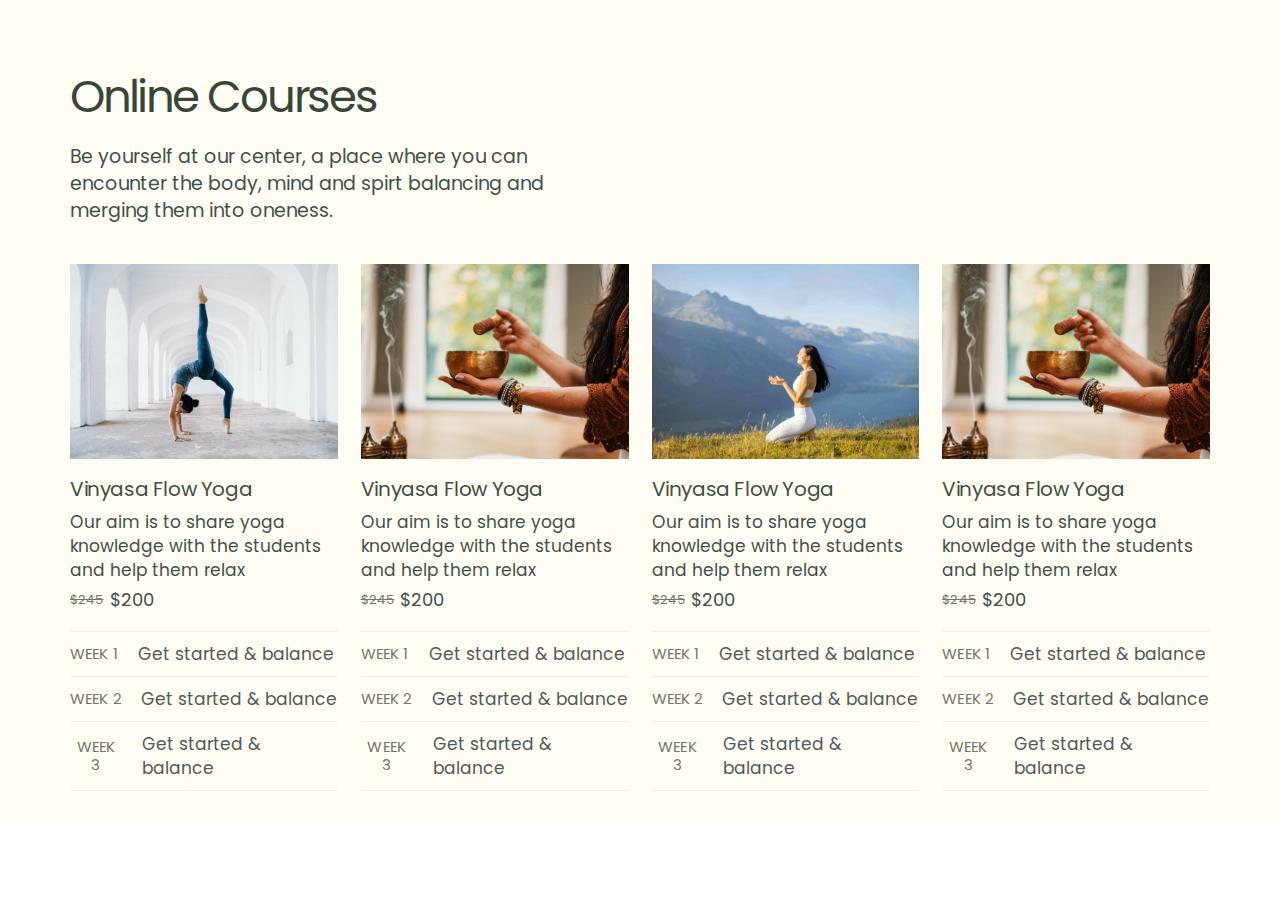
<file: section1/index.html>
<!DOCTYPE html>
<html lang="en">

<head>
    <meta charset="UTF-8">
    <meta name="viewport" content="width=device-width, initial-scale=1.0">
    <title>Document</title>
    <link rel="stylesheet" href="style.css">
    <link rel="preconnect" href="https://fonts.googleapis.com">
    <link rel="preconnect" href="https://fonts.gstatic.com" crossorigin>
    <link href="https://fonts.googleapis.com/css2?family=Poppins&display=swap" rel="stylesheet">
</head>

<body>
    <div id="app">
        <div class="container">
            <section class="container_course">
                <div class="container_course-heading">
                    <h2 class="container_course-heading-title">
                        Online Courses
                    </h2>
                    <div class="container_course-heading-description">
                        Be yourself at our center, a place where you can encounter the body, mind and spirt balancing
                        and merging them into oneness.
                    </div>
                </div>
                <div class="container_course-content">
                    <div class="course-card">
                        <div class="course-card-img">
                            <img src="./assets/oksana-taran-xB4ExGcUai0-unsplash.png" alt="">
                        </div>
                        <div class="course-card-content">
                            <p class="course-card-content-title">
                                Vinyasa Flow Yoga
                            </p>
                            <p class="course-card-content-description">
                                Our aim is to share yoga knowledge with the students and help them relax
                            </p>
                            <span class="course-card-content-price">
                                <p class="original-price">$245</p>
                                <p class="discounted-price">$200</p>
                            </span>
                            <ul class="course-card-content-path">
                                <li class="course-card-content-path-item">
                                    <p>WEEK 1</p>
                                    <p>Get started & balance</p>
                                </li>
                                <li class="course-card-content-path-item">
                                    <p>WEEK 2</p>
                                    <p>Get started & balance</p>
                                </li>
                                <li class="course-card-content-path-item">
                                    <p>WEEK 3</p>
                                    <p>Get started & balance</p>
                                </li>
                            </ul>
                        </div>
                    </div>
                    <div class="course-card">
                        <div class="course-card-img">
                            <img src="./assets/conscious-design-VsI_74zRzAo-unsplash 1.png" alt="">
                        </div>
                        <div class="course-card-content">
                            <p class="course-card-content-title">
                                Vinyasa Flow Yoga
                            </p>
                            <p class="course-card-content-description">
                                Our aim is to share yoga knowledge with the students and help them relax
                            </p>
                            <span class="course-card-content-price">
                                <p class="original-price">$245</p>
                                <p class="discounted-price">$200</p>
                            </span>
                            <ul class="course-card-content-path">
                                <li class="course-card-content-path-item">
                                    <p>WEEK 1</p>
                                    <p>Get started & balance</p>
                                </li>
                                <li class="course-card-content-path-item">
                                    <p>WEEK 2</p>
                                    <p>Get started & balance</p>
                                </li>
                                <li class="course-card-content-path-item">
                                    <p>WEEK 3</p>
                                    <p>Get started & balance</p>
                                </li>
                            </ul>
                        </div>
                    </div>
                    <div class="course-card">
                        <div class="course-card-img">
                            <img src="./assets/image 1461.png" alt="">
                        </div>
                        <div class="course-card-content">
                            <p class="course-card-content-title">
                                Vinyasa Flow Yoga
                            </p>
                            <p class="course-card-content-description">
                                Our aim is to share yoga knowledge with the students and help them relax
                            </p>
                            <span class="course-card-content-price">
                                <p class="original-price">$245</p>
                                <p class="discounted-price">$200</p>
                            </span>
                            <ul class="course-card-content-path">
                                <li class="course-card-content-path-item">
                                    <p>WEEK 1</p>
                                    <p>Get started & balance</p>
                                </li>
                                <li class="course-card-content-path-item">
                                    <p>WEEK 2</p>
                                    <p>Get started & balance</p>
                                </li>
                                <li class="course-card-content-path-item">
                                    <p>WEEK 3</p>
                                    <p>Get started & balance</p>
                                </li>
                            </ul>
                        </div>
                    </div>
                    <div class="course-card">
                        <div class="course-card-img">
                            <img src="./assets/conscious-design-VsI_74zRzAo-unsplash 1.png" alt="">
                        </div>
                        <div class="course-card-content">
                            <p class="course-card-content-title">
                                Vinyasa Flow Yoga
                            </p>
                            <p class="course-card-content-description">
                                Our aim is to share yoga knowledge with the students and help them relax
                            </p>
                            <span class="course-card-content-price">
                                <p class="original-price">$245</p>
                                <p class="discounted-price">$200</p>
                            </span>
                            <ul class="course-card-content-path">
                                <li class="course-card-content-path-item">
                                    <p>WEEK 1</p>
                                    <p>Get started & balance</p>
                                </li>
                                <li class="course-card-content-path-item">
                                    <p>WEEK 2</p>
                                    <p>Get started & balance</p>
                                </li>
                                <li class="course-card-content-path-item">
                                    <p>WEEK 3</p>
                                    <p>Get started & balance</p>
                                </li>
                            </ul>
                        </div>
                    </div>
                </div>
            </section>
        </div>
    </div>
</body>
<script src=""></script>

</html>
</file>
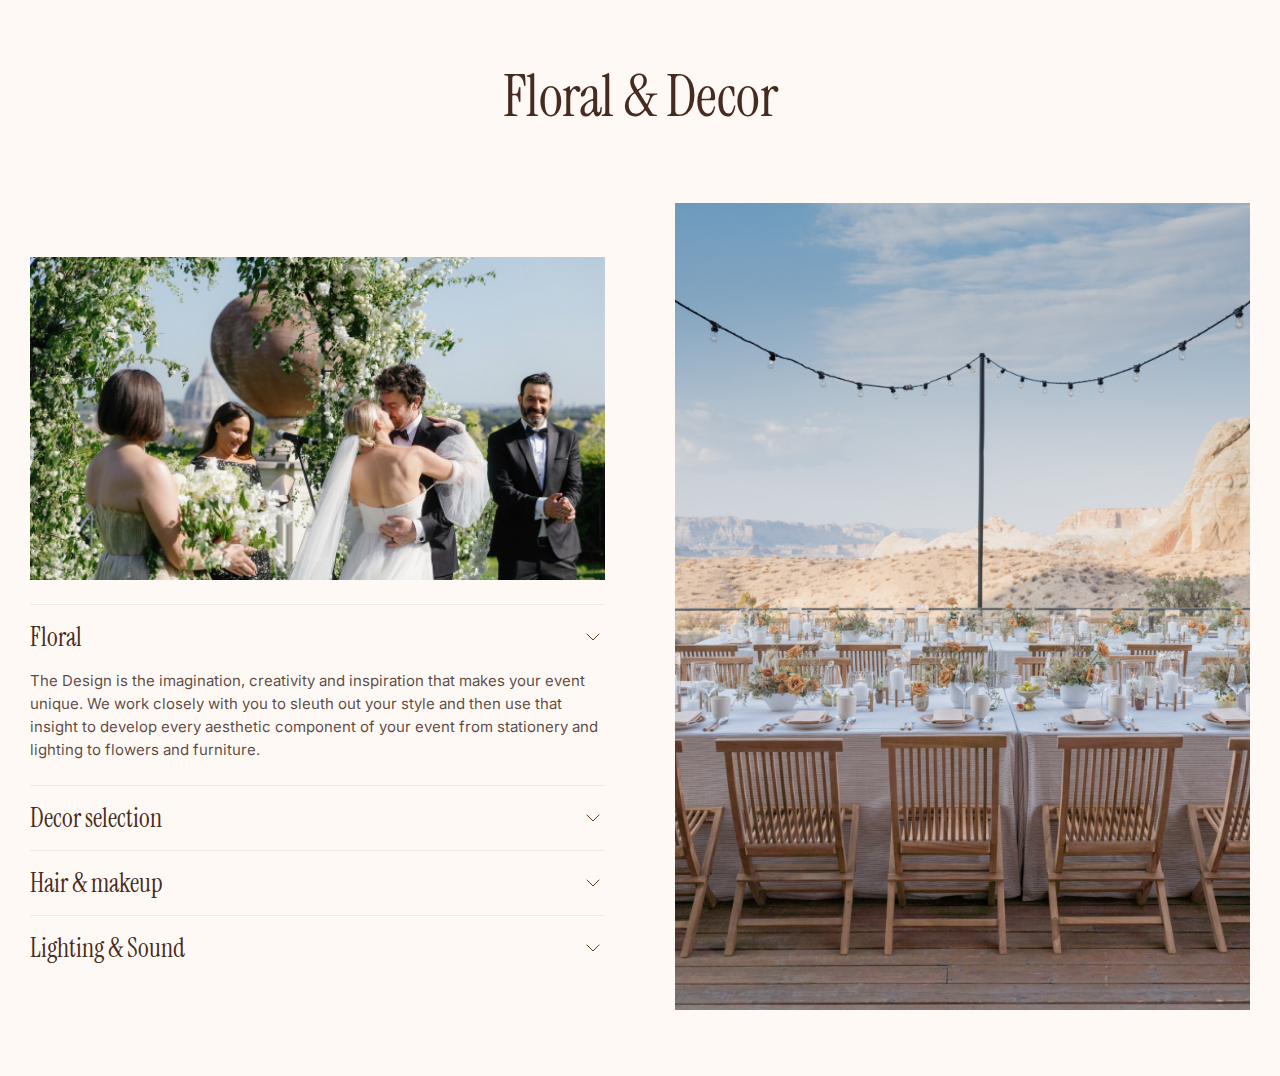
<file: section2/index.html>
<!DOCTYPE html>
<html lang="en">

<head>
    <meta charset="UTF-8">
    <meta name="viewport" content="width=device-width, initial-scale=1.0">
    <title>Document</title>
    <link rel="stylesheet" href="style.css">
    <link rel="preconnect" href="https://fonts.googleapis.com">
    <link rel="preconnect" href="https://fonts.gstatic.com" crossorigin>
    <link href="https://fonts.googleapis.com/css2?family=Instrument+Serif&display=swap" rel="stylesheet">
    <link href="https://fonts.googleapis.com/css2?family=Inter&display=swap" rel="stylesheet">
</head>

<body>
    <div id="app">
        <div class="container">
            <section class="container_decor">
                <div class="container_decor-wrapper">
                    <h2 class="container_decor-heading">
                        Floral & Decor
                    </h2>
                    <div class="container_decor-content">
                        <div class="container_decor-content-left">
                            <div class="container_decor-content-left-img">
                                <img src="./assets/Rectangle 75.png" alt="">
                            </div>
                            <div class="line"></div>
                            <ul class="container_decor-content-left-list">
                                <li class="container_decor-content-left-list-item">
                                    <div class="container_decor-content-left-list-item-heading">
                                        <p>Floral</p>
                                        <div class="chevrondown-icon">
                                            <svg xmlns="http://www.w3.org/2000/svg" width="24" height="24"
                                                viewBox="0 0 24 24" fill="none">
                                                <path d="M6 9L12 15L18 9" stroke="#693521" stroke-linecap="round"
                                                    stroke-linejoin="round" />
                                            </svg>
                                        </div>
                                    </div>
                                    <div class="container_decor-content-left-list-item-container active">
                                        The Design is the imagination, creativity and inspiration that makes your event
                                        unique. We work closely with you to sleuth out your style and then use that
                                        insight to develop every aesthetic component of your event from stationery and
                                        lighting to flowers and furniture.
                                    </div>
                                </li>
                                <li class="container_decor-content-left-list-item">
                                    <div class="container_decor-content-left-list-item-heading">
                                        <p>Decor selection</p>
                                        <div class="chevrondown-icon">
                                            <svg xmlns="http://www.w3.org/2000/svg" width="24" height="24"
                                                viewBox="0 0 24 24" fill="none">
                                                <path d="M6 9L12 15L18 9" stroke="#693521" stroke-linecap="round"
                                                    stroke-linejoin="round" />
                                            </svg>
                                        </div>
                                    </div>
                                    <div class="container_decor-content-left-list-item-container">
                                        The Design is the imagination, creativity and inspiration that makes your event
                                        unique. We work closely with you to sleuth out your style and then use that
                                        insight to develop every aesthetic component of your event from stationery and
                                        lighting to flowers and furniture.
                                    </div>
                                </li>
                                <li class="container_decor-content-left-list-item">
                                    <div class="container_decor-content-left-list-item-heading">
                                        <p>Hair & makeup</p>
                                        <div class="chevrondown-icon">
                                            <svg xmlns="http://www.w3.org/2000/svg" width="24" height="24"
                                                viewBox="0 0 24 24" fill="none">
                                                <path d="M6 9L12 15L18 9" stroke="#693521" stroke-linecap="round"
                                                    stroke-linejoin="round" />
                                            </svg>
                                        </div>
                                    </div>
                                    <div class="container_decor-content-left-list-item-container">
                                        The Design is the imagination, creativity and inspiration that makes your event
                                        unique. We work closely with you to sleuth out your style and then use that
                                        insight to develop every aesthetic component of your event from stationery and
                                        lighting to flowers and furniture.
                                    </div>
                                </li>
                                <li class="container_decor-content-left-list-item">
                                    <div class="container_decor-content-left-list-item-heading">
                                        <p>Lighting & Sound</p>
                                        <div class="chevrondown-icon">
                                            <svg xmlns="http://www.w3.org/2000/svg" width="24" height="24"
                                                viewBox="0 0 24 24" fill="none">
                                                <path d="M6 9L12 15L18 9" stroke="#693521" stroke-linecap="round"
                                                    stroke-linejoin="round" />
                                            </svg>
                                        </div>
                                    </div>
                                    <div class="container_decor-content-left-list-item-container">
                                        The Design is the imagination, creativity and inspiration that makes your event
                                        unique. We work closely with you to sleuth out your style and then use that
                                        insight to develop every aesthetic component of your event from stationery and
                                        lighting to flowers and furniture.
                                    </div>
                                </li>
                            </ul>
                        </div>
                        <div class="container_decor-content-right">
                            <img src="./assets/Rectangle 74.png" alt="">
                        </div>
                    </div>
                </div>
            </section>
        </div>
    </div>
</body>
<script src="./main.js"></script>

</html>
</file>
<file: section1/style.css>
* {
    margin: 0;
    padding: 0;
    box-sizing: border-box;
}

body {
    line-height: 1.5;
    font-family: 'Poppins', sans-serif;
}

ul {
    list-style: none;
}

a {
    text-decoration: none;
}

img {
    display: block;
    width: 100%;
}

input,
button,
textarea,
select {
    outline: none;
    border: none;
}

.container_course {
    background-color: #FFFDF4;
    padding: 70px 194px 30px 194px;
}

.container_course-heading {
    display: flex;
    flex-direction: column;
    gap: 20px;
    margin-bottom: 40px;
    max-width: 519px;
}

.container_course-heading-title {
    font-size: 45px;
    font-weight: 400;
    line-height: 53px;
    letter-spacing: -2.25px;
    color: #374639;
}

.container_course-heading-description {
    color: #3F514B;
    font-family: Poppins;
    font-size: 19px;
    font-weight: 400;
    line-height: 27px;
}

.container_course-content {
    display: grid;
    grid-template-columns: repeat(4, 1fr);
    gap: 23px;
}

.course-card-img {
    margin-bottom: 18px;
}

.course-card-content-title {
    color: #414F42;
    font-size: 20px;
    font-weight: 400;
    line-height: 25px;
    letter-spacing: -0.4px;
    margin-bottom: 8px;
}

.course-card-content-description {
    color: #3F514B;
    font-size: 17px;
    font-weight: 400;
    line-height: 24px;
    margin-bottom: 6px;
}

.course-card-content-price {
    display: flex;
    align-items: center;
    gap: 6px;
    margin-bottom: 20px;
}

.course-card-content-price>p:first-child {
    color: #72776C;
    font-size: 13px;
    font-weight: 400;
    line-height: 18px;
    letter-spacing: 0.13px;
    text-decoration: line-through;
}

.course-card-content-price>p:last-child {
    color: #3F514B;
    font-size: 18px;
    font-weight: 400;
    line-height: 23px;
}

.course-card-content-path-item {
    display: flex;
    align-items: center;
    gap: 20px;
    border-top: 1px solid #ECEDEC;
    padding: 10px 0;
}

.course-card-content-path-item>p:first-child {
    color: #72776C;
    font-size: 15px;
    font-weight: 400;
    line-height: 18px;
    letter-spacing: 0.15px;
    text-transform: uppercase;
    text-align: center;
}

.course-card-content-path-item>p:last-child {
    color: #4E5C58;
    font-size: 17px;
    font-weight: 400;
    line-height: 24px;
}

.course-card-content-path-item:last-child {
    border-bottom: 1px solid #ECEDEC;
}

@media screen and (max-width: 1300px) {
    .container_course {
        padding: 70px 70px 30px 70px;
    }
}

@media screen and (max-width: 1024px) {
    .container_course-content {
        grid-template-columns: repeat(2, 1fr);
    }
}

@media screen and (max-width: 768px) {
    .container_course {
        padding: 50px 30px 30px 30px;
    }
}

@media screen and (max-width: 640px) {
    .container_course {
        padding: 40px 20px 30px 20px;
    }

    .container_course-content {
        grid-template-columns: repeat(1, 1fr);
    }

    .container_course-heading-title {
        font-size: 38px;
    }
}
</file>
<file: section2/style.css>
* {
    margin: 0;
    padding: 0;
    box-sizing: border-box;
}

body {
    line-height: 1.5;
    font-family: 'Instrument Serif', serif;
}

ul {
    list-style: none;
}

a {
    text-decoration: none;
}

img,
svg {
    display: block;
    width: 100%;
}

input,
button,
textarea,
select {
    outline: none;
    border: none;
}

.container_decor {
    background-color: #FFF9F5;
}

.container_decor-wrapper {
    padding: 66px 30px;
    max-width: 1383px;
    margin: 0 auto;
}

.container_decor-heading {
    color: #462B20;
    text-align: center;
    font-size: 58px;
    font-weight: 400;
    line-height: 61px;
    letter-spacing: -0.58px;
    margin-bottom: 76px;
}

.container_decor-content {
    display: grid;
    grid-template-columns: repeat(2, 1fr);
    gap: 117px;
}

.container_decor-content-left {
    margin-top: 54px;
}

.container_decor-content-left-img {
    margin-bottom: 24px;
}

.container_decor-content-left-list-item-heading {
    display: flex;
    align-items: center;
    padding: 18px 0;
    border-top: 1px solid #F3EAE5;
    cursor: pointer;
    -webkit-user-select: none;
    user-select: none;
}

.container_decor-content-left-list-item-heading>p {
    color: #462B20;
    font-size: 26px;
    font-weight: 400;
    line-height: 28px;
    flex: 1;
}

.chevrondown-icon {
    width: 24px;
    height: 24px;
}

.container_decor-content-left-list-item-container {
    color: rgba(66, 41, 31, 0.85);
    font-family: 'Inter', sans-serif;
    font-size: 15px;
    font-weight: 400;
    line-height: 23px;
    margin-bottom: 24px;
    display: none;
}

.container_decor-content-left-list-item-container.active {
    display: block !important;
}

@media screen and (max-width: 1383px) {
    .container_decor-content {
        gap: 70px;
    }
}

@media screen and (max-width: 1024px) {
    .container_decor-content {
        gap: 30px;
    }

    .container_decor-wrapper {
        padding: 20px 30px;
    }

    .container_decor-heading {
        margin-bottom: 30px;
    }

    .container_decor-content-left {
        margin-top: 16px;
    }

    .container_decor-content-left-list-item-heading {
        padding: 15px 0;
    }
}

@media screen and (max-width: 768px) {
    .container_decor-content {
        grid-template-columns: repeat(1, 1fr);
    }

    .container_decor-content-left {
        margin-top: 0;
    }

    .container_decor-heading {
        font-size: 45px;
    }
}
</file>
